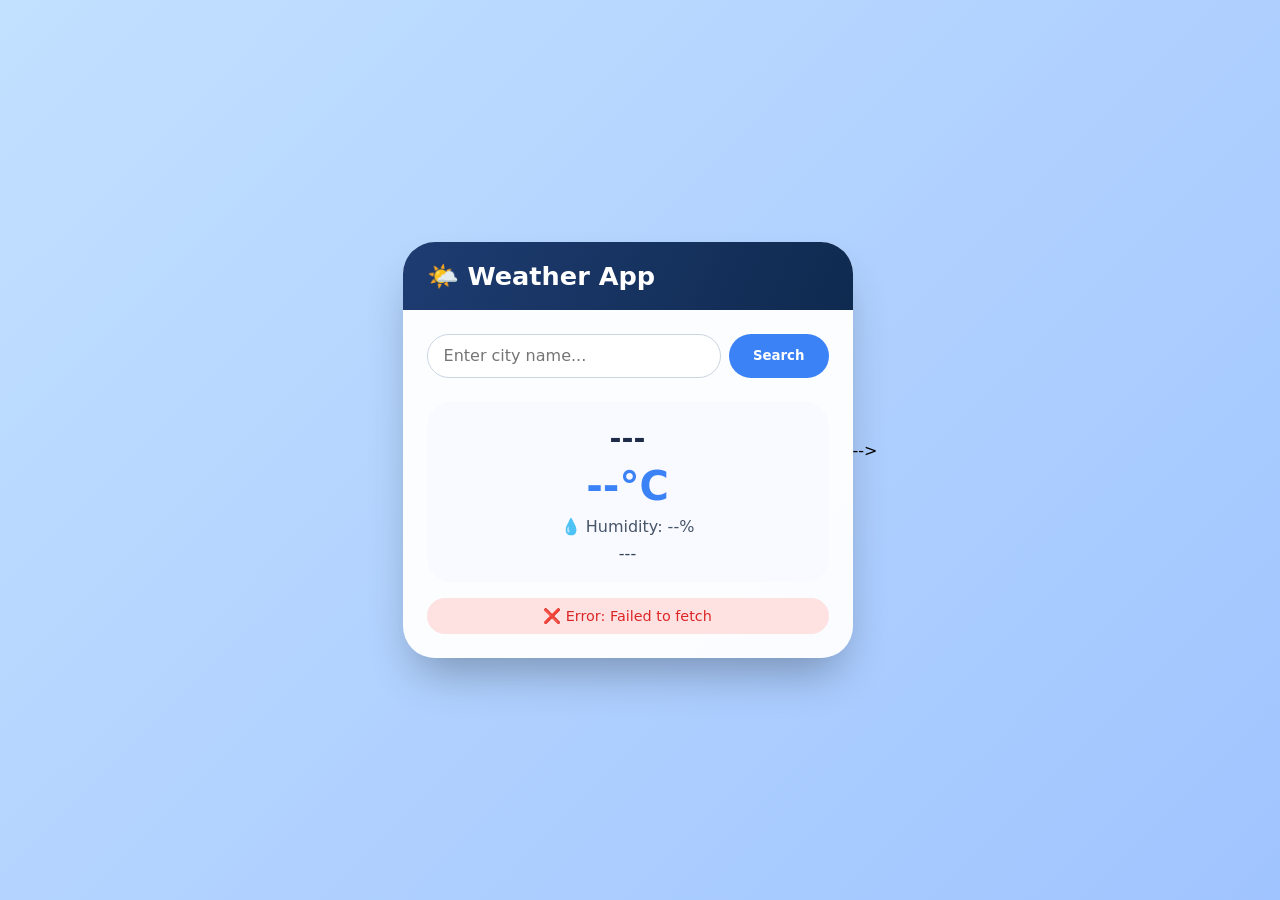
<file: Project - 1  Weather App/index.html>
<!DOCTYPE html>
<html lang="en">
<head>
  <meta charset="UTF-8">
  <meta name="viewport" content="width=device-width, initial-scale=1.0, viewport-fit=cover">
  <title>Weather App | Project 1</title>
  <link rel="stylesheet" href="style.css">
</head>
<body>
  <div class="weather-card">
    <div class="weather-header">
      <h2>🌤️ Weather App</h2>
    </div>    
      


    <div class="weather-body">
      <div class="search-box">
        <input type="text" id="cityInput" placeholder="Enter city name..." autocomplete="off">
        <button id="searchBtn">Search</button>
      
      
      </div>
      
      <div class="weather-info" id="weatherInfo">
        <div class="city-name" id="cityName">---</div>
        <div class="temperature" id="temperature">--°C</div>
        <div class="humidity" id="humidity">💧 Humidity: --%</div>
        <div class="icon" id="weatherIcon"></div>
        <div class="description" id="description">---</div>
      </div>
      <div class="error-msg" id="errorMsg"></div>
    </div>
  </div>
  <script src="script.js"></script>
</body>
</html> -->
</file>
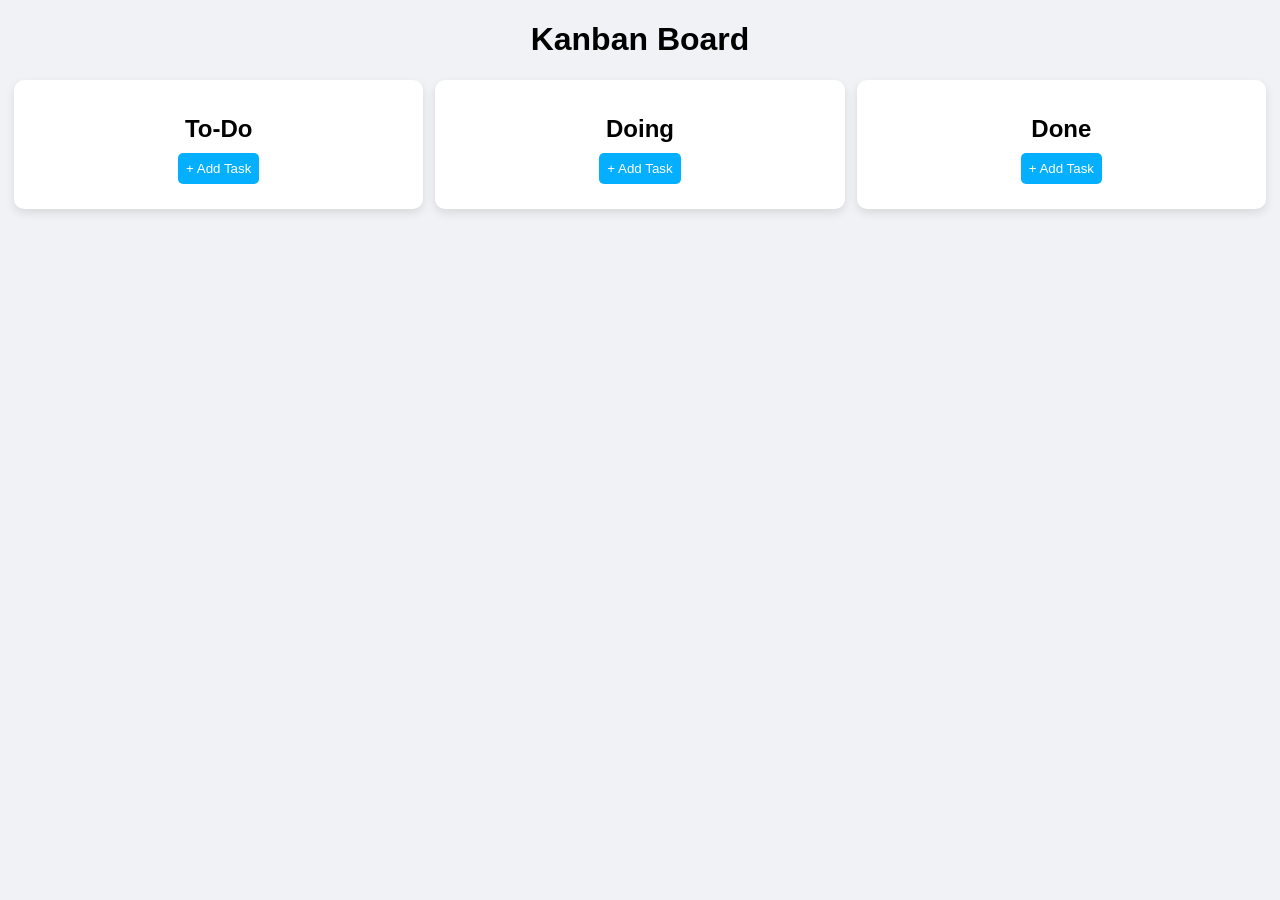
<file: Project - 2  Kanban Board/index.html>
<!DOCTYPE html>
<html lang="en">
<head>
  <meta charset="UTF-8">
  <title>Kanban Board</title>
  <link rel="stylesheet" href="style.css">
</head>
<body>

  <h1>Kanban Board</h1>

  <div class="board">
    
    <div class="column" id="todo">
      <h2>To-Do</h2>
      <button onclick="addTask('todo')">+ Add Task</button>
      <div class="tasks" ondragover="allowDrop(event)" ondrop="drop(event, 'todo')"></div>
    </div>

    <div class="column" id="doing">
      <h2>Doing</h2>
      <button onclick="addTask('doing')">+ Add Task</button>
      <div class="tasks" ondragover="allowDrop(event)" ondrop="drop(event, 'doing')"></div>
    </div>

    <div class="column" id="done">
      <h2>Done</h2>
      <button onclick="addTask('done')">+ Add Task</button>
      <div class="tasks" ondragover="allowDrop(event)" ondrop="drop(event, 'done')"></div>
    </div>

  </div>

  <script src="script.js"></script>
</body>
</html>
</file>
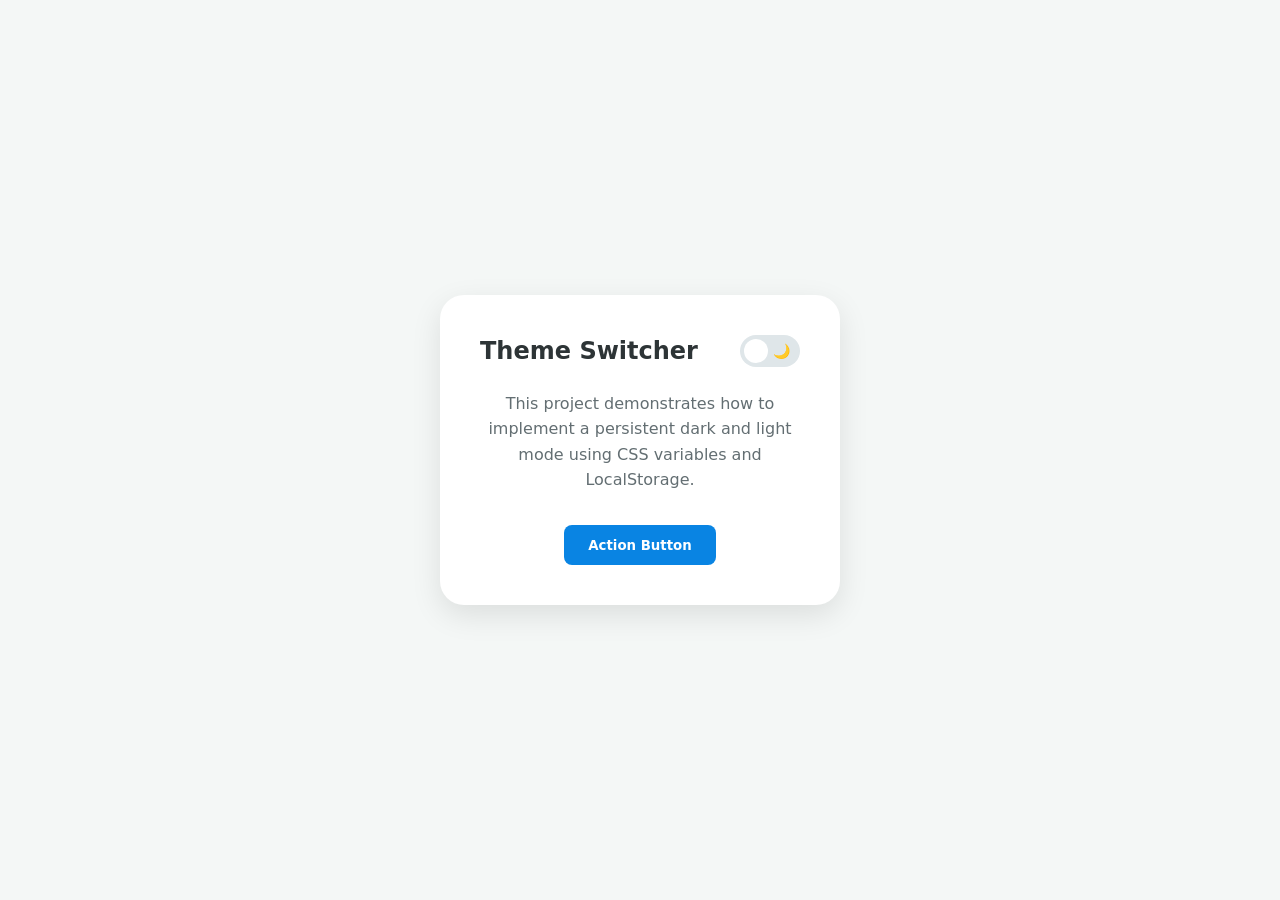
<file: Project - 3  Dark, Light Mode Toggle/index.html>
<!-- <!DOCTYPE html>
<html lang="en">
<head>
  <meta charset="UTF-8">
  <title>Dark Light Mode</title>
  <link rel="stylesheet" href="style.css">
</head>

<body>

  <div class="toggle">
    <div class="switch" onclick="toggleTheme()">
      <span class="icon sun">☀️</span>
      <span class="icon moon">🌙</span>
      <div class="circle"></div>
    </div>
  </div>

  <h1>Dark / Light Mode Toggle</h1>

  <script src="script.js"></script>
</body>
</html> -->    


<!DOCTYPE html>
<html lang="en">
<head>
  <meta charset="UTF-8">
  <meta name="viewport" content="width=device-width, initial-scale=1.0">
  <title>Theme Toggle | Project 3</title>
  <link rel="stylesheet" href="style.css">
</head>
<body>

  <div class="container">
    <div class="card">
      <div class="header">
        <h1>Theme Switcher</h1>
        <label class="theme-switch">
          <input type="checkbox" id="checkbox">
          <div class="slider">
            <span class="icon sun">☀️</span>
            <span class="icon moon">🌙</span>
          </div>
        </label>
      </div>
      
      <p>This project demonstrates how to implement a persistent dark and light mode using CSS variables and LocalStorage.</p>
      
      <button class="main-btn" id="actionBtn">Action Button</button>

      <!-- <button class="main-btn">Action Button</button> -->
    </div>
  </div>

  <script src="script.js"></script>
</body>
</html>
</file>
<file: Project - 1  Weather App/style.css>
* {
  margin: 0;
  padding: 0;
  box-sizing: border-box;
  font-family: system-ui, 'Segoe UI', 'Inter', sans-serif;
}

body {
  min-height: 100vh;
  background: linear-gradient(135deg, #c2e0ff 0%, #a0c4ff 100%);
  display: flex;
  align-items: center;
  justify-content: center;
  padding: 1.5rem;
}

/* Main card */
.weather-card {
  max-width: 450px;
  width: 100%;
  background: rgba(255, 255, 255, 0.95);
  border-radius: 2rem;
  box-shadow: 0 25px 45px -12px rgba(0, 0, 0, 0.3);
  overflow: hidden;
  transition: transform 0.2s;
}

.weather-card:hover {
  transform: translateY(-5px);
}

/* Header */
.weather-header {
  background: linear-gradient(115deg, #1e3c72, #0f2a4f);
  padding: 1.2rem 1.5rem;
  color: white;
}

.weather-header h2 {
  font-size: 1.6rem;
  font-weight: 600;
}

/* Body */
.weather-body {
  padding: 1.5rem;
}

/* Search box */
.search-box {
  display: flex;
  gap: 0.5rem;
  margin-bottom: 1.5rem;
}

#cityInput {
  flex: 1;
  padding: 0.7rem 1rem;
  border: 1px solid #cbd5e1;
  border-radius: 2rem;
  font-size: 1rem;
  outline: none;
  transition: 0.2s;
}

#cityInput:focus {
  border-color: #3b82f6;
  box-shadow: 0 0 0 2px rgba(59,130,246,0.2);
}

#searchBtn {
  background: #3b82f6;
  color: white;
  border: none;
  padding: 0.7rem 1.5rem;
  border-radius: 2rem;
  font-weight: 600;
  cursor: pointer;
  transition: 0.2s;
}

#searchBtn:hover {
  background: #2563eb;
  transform: scale(0.97);
}

/* Weather info */
.weather-info {
  text-align: center;
  background: #f8faff;
  border-radius: 1.5rem;
  padding: 1.2rem;
  margin-top: 0.5rem;
  transition: all 0.3s;
}

.city-name {
  font-size: 1.8rem;
  font-weight: 700;
  color: #1f2b48;
  margin-bottom: 0.5rem;
}

.temperature {
  font-size: 2.5rem;
  font-weight: 800;
  color: #3b82f6;
  margin: 0.5rem 0;
}

.humidity {
  font-size: 1rem;
  color: #475569;
  margin: 0.5rem 0;
}

.icon img {
  width: 80px;
  height: 80px;
  margin: 0.5rem 0;
}

.description {
  font-size: 1rem;
  color: #334155;
  text-transform: capitalize;
  font-weight: 500;
}

.error-msg {
  color: #dc2626;
  background: #fee2e2;
  border-radius: 2rem;
  padding: 0.6rem;
  margin-top: 1rem;
  text-align: center;
  font-size: 0.9rem;
  display: none;
}

/* Responsive */
@media (max-width: 480px) {
  .weather-header h2 {
    font-size: 1.3rem;
  }
  .weather-body {
    padding: 1rem;
  }
  .city-name {
    font-size: 1.4rem;
  }
  .temperature {
    font-size: 2rem;
  }
}
</file>
<file: Project - 2  Kanban Board/style.css>
/* body {
  font-family: Arial;
  text-align: center;
/* }

.board {
  display: flex;
  justify-content: space-around;
  margin-top: 20px;
  flex-wrap: wrap;
}

.column {
  background: #f4f4f4;
  padding: 10px;
  width: 30%;
  min-width: 250px;
  border-radius: 10px;
}

.tasks {
  min-height: 200px;
}

.task {
  background: white;
  margin: 10px 0;
  padding: 10px;
  border-radius: 5px;
  cursor: grab;
}

.task button {
  float: right;
  background: red;
  color: white;
  border: none;
  cursor: pointer;
}

button {
  margin-bottom: 10px;
  padding: 5px 10px;
  cursor: pointer;
} */    


/* body {
  font-family: Arial, sans-serif;
  background-color: #f4f4f9;
  padding: 20px;
}

.board {
  display: flex;
  gap: 20px;
  align-items: flex-start;
}

.column {
  background-color: #ebedf0;
  border-radius: 8px;
  width: 300px;
  min-height: 400px;
  padding: 10px;
  box-shadow: 0 2px 5px rgba(0,0,0,0.1);
}

.column h2 {
  text-align: center;
  font-size: 1.2rem;
  color: #333;
}

.tasks {
  min-height: 350px; /* Important for dropping into empty columns */
  /* margin-top: 10px;
}

.task-card {
  background: white;
  margin: 10px 0;
  padding: 15px;
  border-radius: 4px;
  box-shadow: 0 1px 3px rgba(0,0,0,0.1);
  cursor: grab;
}

.task-card:active {
  cursor: grabbing;
}

button {
  width: 100%;
  padding: 8px;
  border: none;
  background-color: #007bff;
  color: white;
  border-radius: 4px;
  cursor: pointer;
}

button:hover {
  background-color: #0056b3;
}  */     


body {
  font-family: Arial;
  background: #f0f2f5;
  text-align: center;
}

.board {
  display: flex;
  justify-content: space-around;
  margin-top: 20px;
  flex-wrap: wrap;
}

.column {
  width: 30%;
  min-width: 250px;
  background: #ffffff;
  padding: 15px;
  border-radius: 10px;
  box-shadow: 0 4px 10px rgba(0,0,0,0.1);
}

h2 {
  margin-bottom: 10px;
}

button {
  background: #00aefffb;
  color: rgb(255, 255, 255);
  border: none;
  padding: 8px;
  margin-bottom: 10px;
  border-radius: 5px;
  cursor: pointer;
}

button:hover {
  background: #0056b3;
}

.task {
  background: #e3f2fd;
  margin: 10px 0;
  padding: 10px;
  border-radius: 5px;
  cursor: grab;
  position: relative;
}

.task button {
  position: absolute;
  right: 7px;
  top: 6px;
  background: red;
}
</file>
<file: Project - 3  Dark, Light Mode Toggle/style.css>
/* 1. Define colors for Light Mode */
/* :root {
  --bg-color: #ffffff;
  --text-color: #333333;
  --accent-color: #3498db;
  --transition-speed: 0.4s;
}

/* 2. Redefine colors for Dark Mode */
/* body.dark-mode {
  --bg-color: #1a1a1a;
  --text-color: #f5f5f5;
  --accent-color: #f1c40f;
}

/* 3. The Smooth Transition Effect */
/* body {
  background-color: var(--bg-color);
  color: var(--text-color);
  transition: background-color var(--transition-speed), color var(--transition-speed);
  display: flex;
  justify-content: center;
  align-items: center;
  height: 100vh;
/* } */   

/* Define Variables for Light Mode (Default) */
:root {
  --bg-color: #f4f7f6;
  --card-bg: #ffffff;
  --text-primary: #2d3436;
  --text-secondary: #636e72;
  --accent-color: #0984e3;
  --toggle-bg: #dfe6e9;
  --transition-speed: 0.4s;
}

/* Define Variables for Dark Mode */
[data-theme="dark"] {
  --bg-color: #1e272e;
  --card-bg: #2f3640;
  --text-primary: #f5f6fa;
  --text-secondary: #dcdde1;
  --accent-color: #00d2d3;
  --toggle-bg: #485460;
}

* {
  margin: 0;
  padding: 0;
  box-sizing: border-box;
  font-family: 'Inter', system-ui, sans-serif;
  /* Smooth color transition effect */
  transition: background-color var(--transition-speed), color var(--transition-speed);
}

body {
  background-color: var(--bg-color);
  display: flex;
  justify-content: center;
  align-items: center;
  min-height: 100vh;
}

.card {
  background-color: var(--card-bg);
  padding: 2.5rem;
  border-radius: 1.5rem;
  box-shadow: 0 10px 30px rgba(0,0,0,0.1);
  max-width: 400px;
  text-align: center;
}

.header {
  display: flex;
  justify-content: space-between;
  align-items: center;
  margin-bottom: 1.5rem;
}

h1 { color: var(--text-primary); font-size: 1.5rem; }
p { color: var(--text-secondary); line-height: 1.6; margin-bottom: 2rem; }

/* Creative Toggle Switch */
.theme-switch {
  position: relative;
  display: inline-block;
  width: 60px;
  height: 32px;
}

.theme-switch input { opacity: 0; width: 0; height: 0; }

.slider {
  position: absolute;
  cursor: pointer;
  top: 0; left: 0; right: 0; bottom: 0;
  background-color: var(--toggle-bg);
  transition: var(--transition-speed);
  border-radius: 34px;
  display: flex;
  align-items: center;
  justify-content: space-around;
  padding: 0 5px;
}

.slider:before {
  position: absolute;
  content: "";
  height: 24px; width: 24px;
  left: 4px; bottom: 4px;
  background-color: white;
  transition: var(--transition-speed);
  border-radius: 50%;
  z-index: 2;
}

input:checked + .slider { background-color: #341f97; }
input:checked + .slider:before { transform: translateX(28px); }

.icon { font-size: 14px; user-select: none; }

.main-btn {
  background-color: var(--accent-color);
  color: white;
  border: none;
  padding: 0.8rem 1.5rem;
  border-radius: 0.5rem;
  font-weight: 600;
  cursor: pointer;
}
</file>
